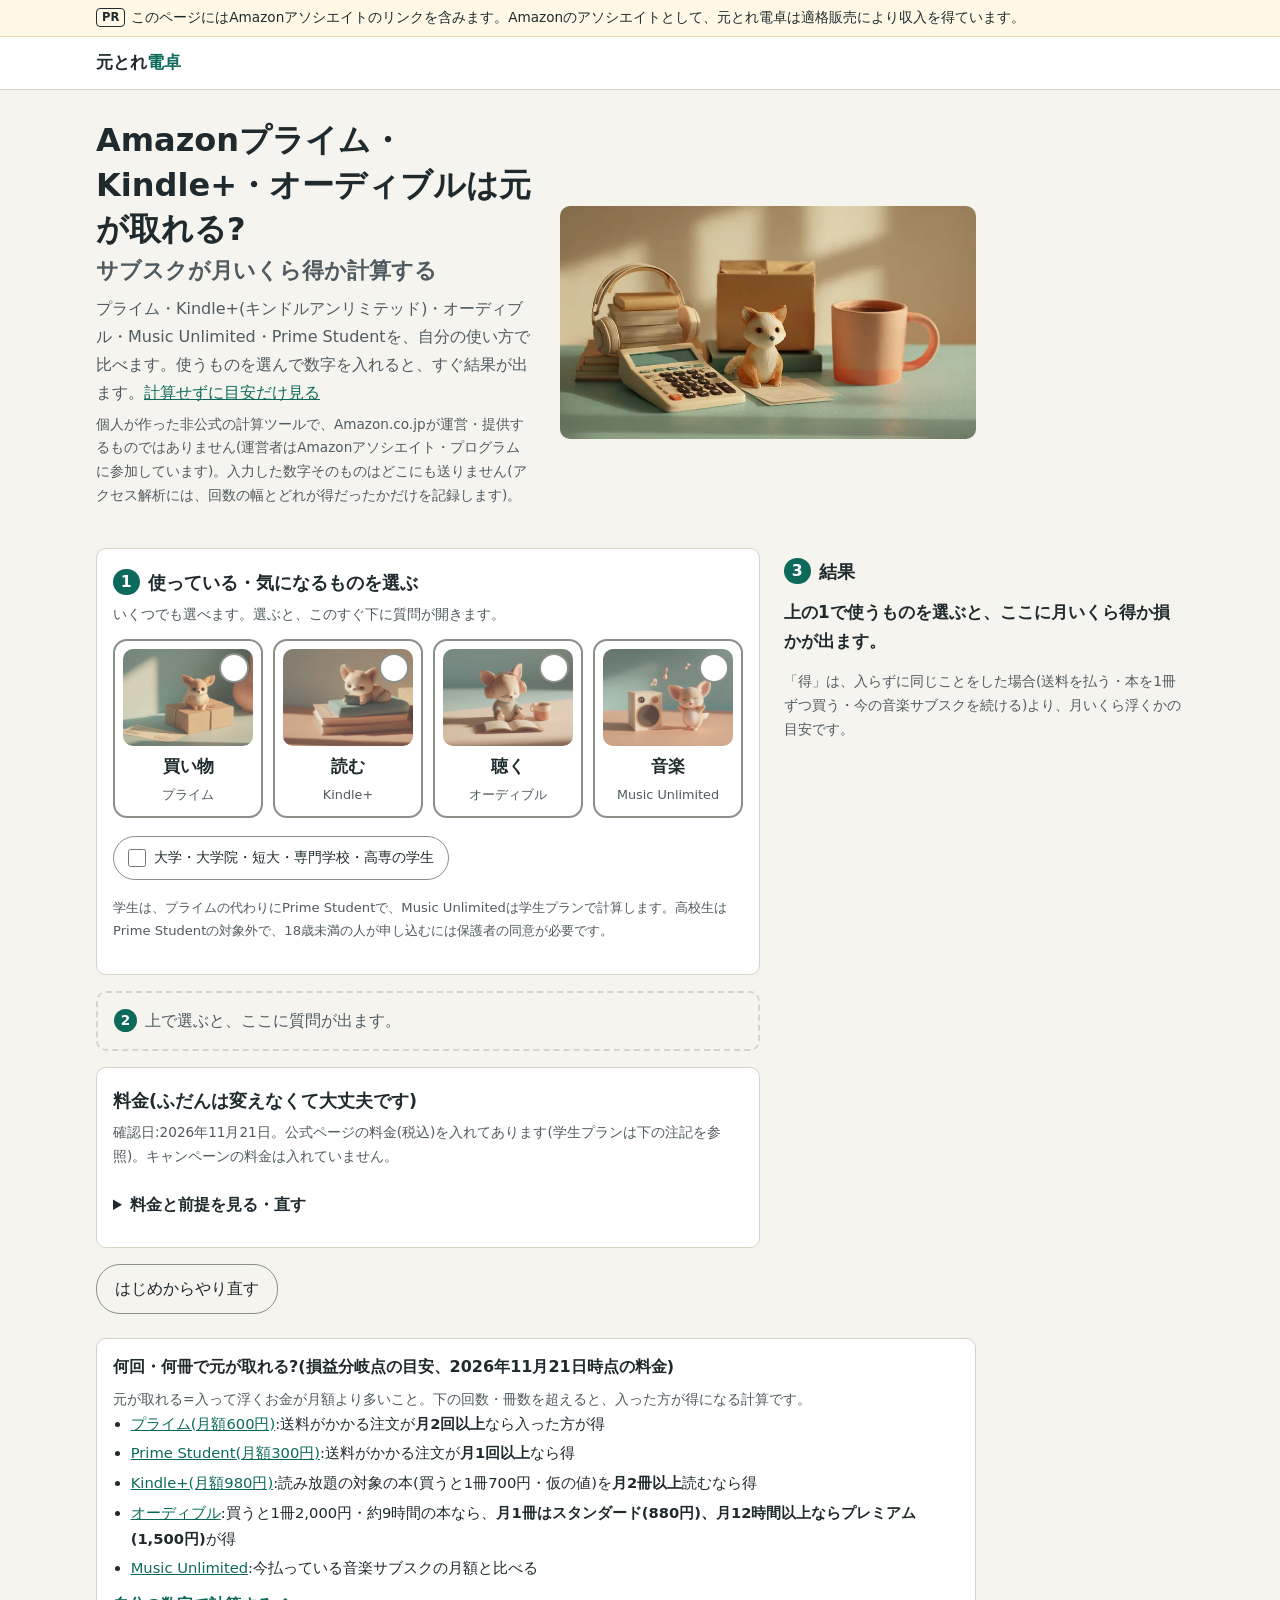
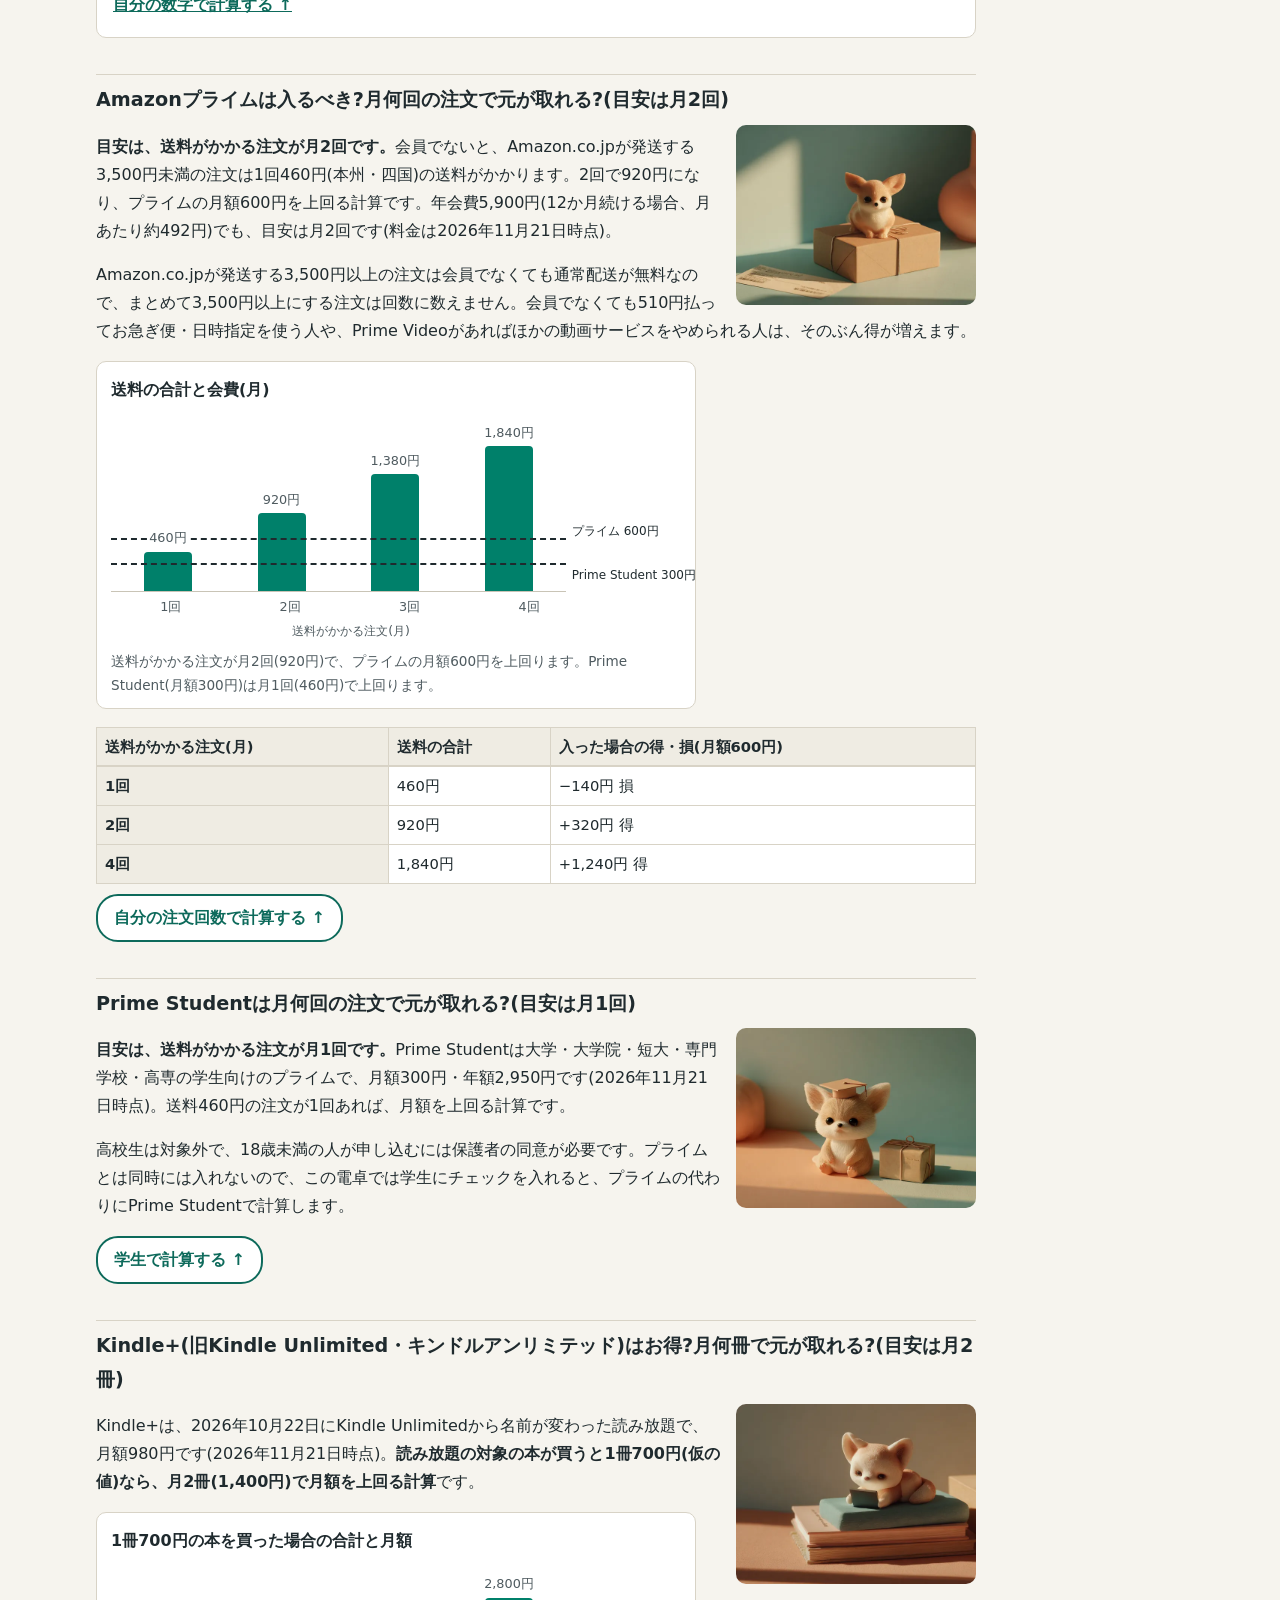
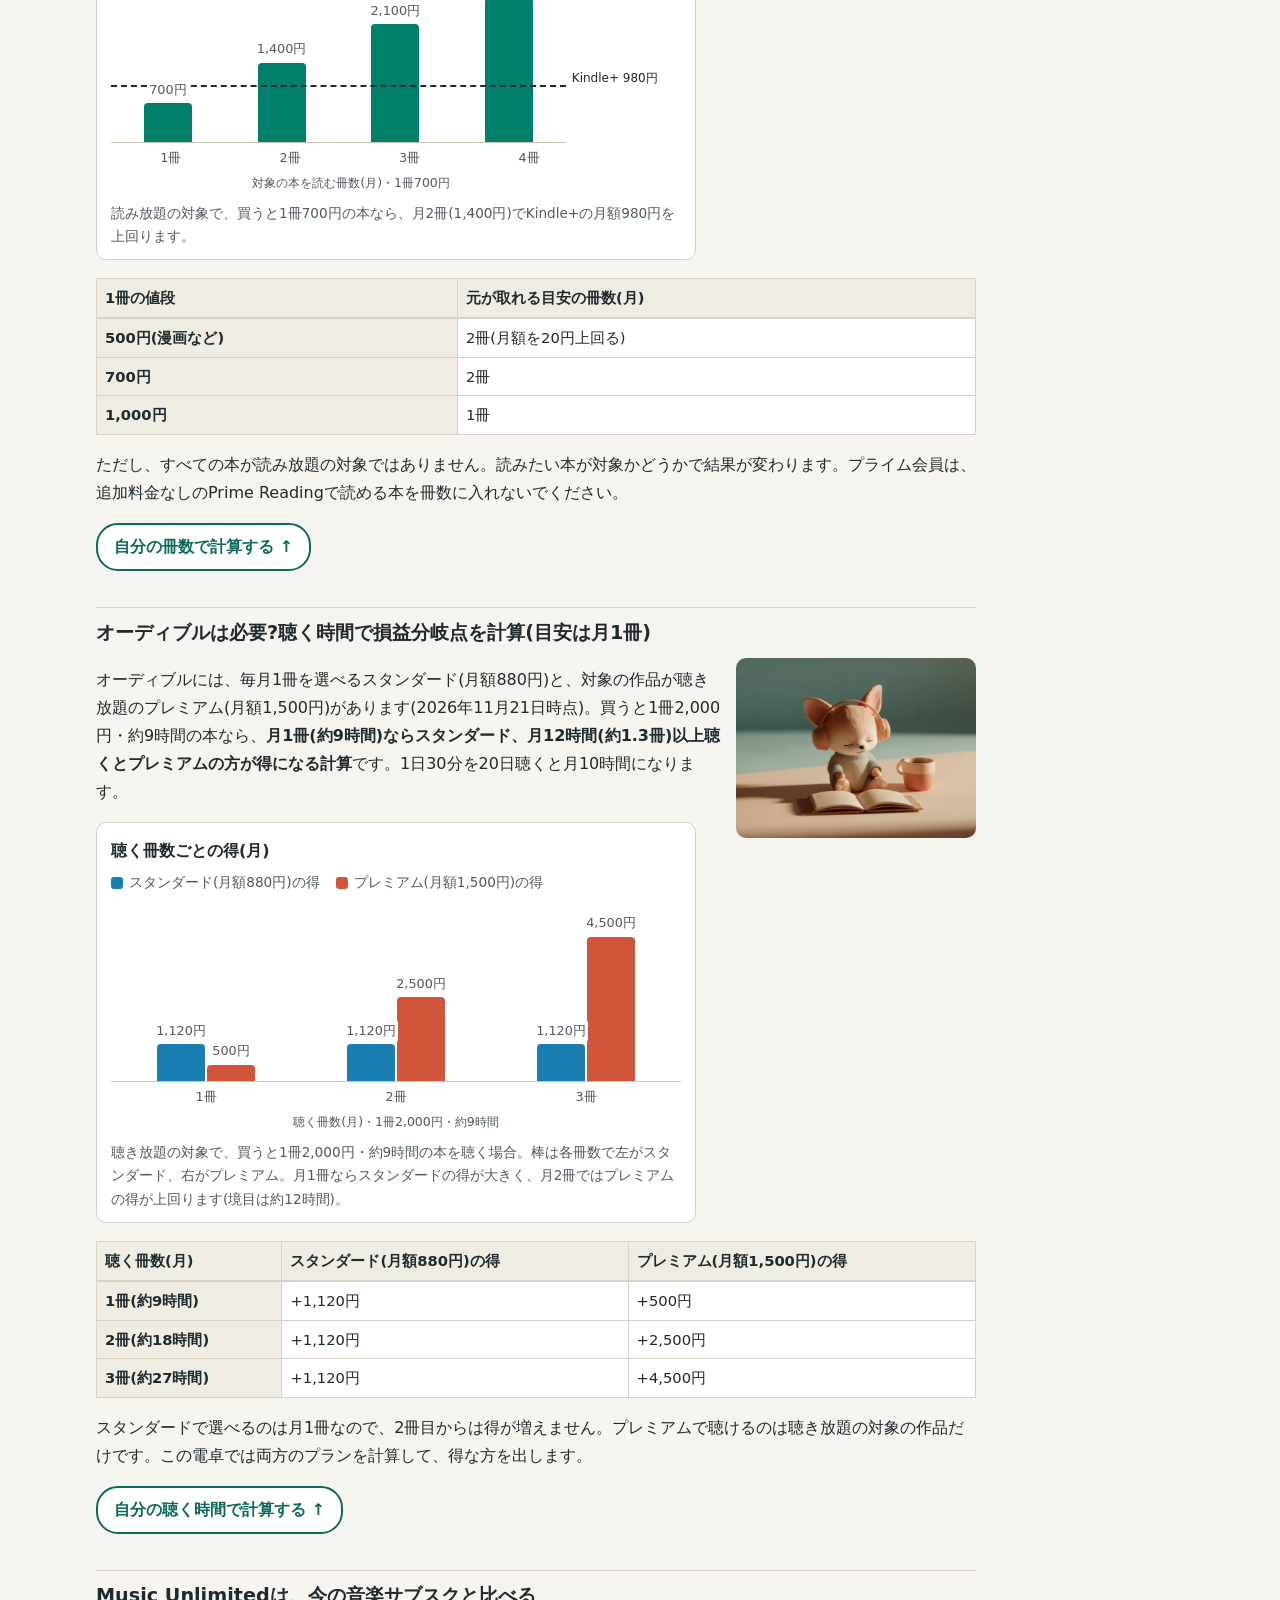
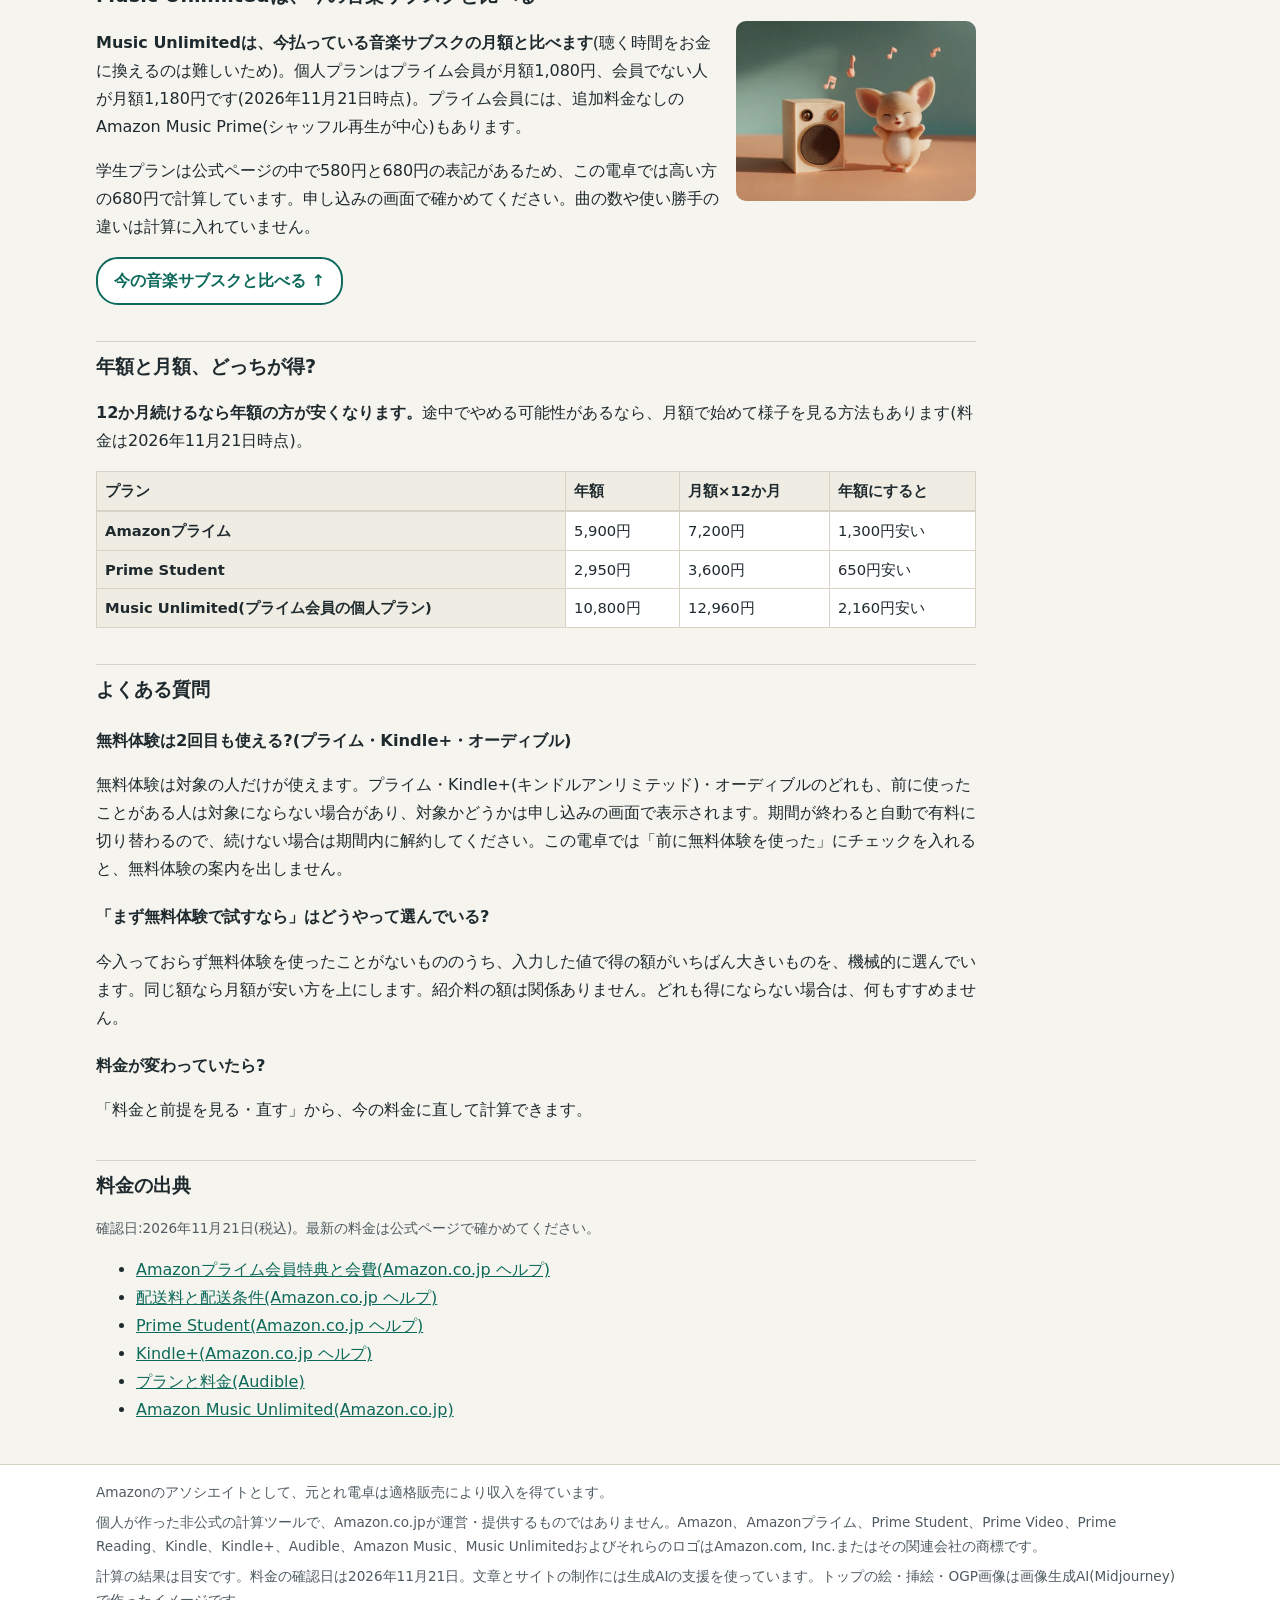
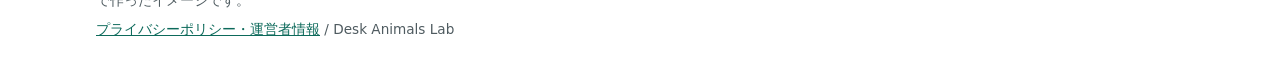
<file: index.html>
<!DOCTYPE html>
<html lang="ja">
<head>
<meta charset="UTF-8">
<meta name="viewport" content="width=device-width, initial-scale=1.0">
<title>Amazonプライムは入るべき?キンドルアンリミテッド・オーディブルの損益分岐点を計算|元とれ電卓</title>
<meta name="description" content="Amazonプライムは入るべきか、Kindle+(キンドルアンリミテッド)やオーディブルはお得か。注文回数・読む冊数・聴く時間を入れると、5つのサブスクが月いくら得か損かを計算します。損益分岐点つき。個人が作った非公式ツールです。">
<link rel="canonical" href="https://deskanimals114510-ai.github.io/mototore-dentaku/">
<meta property="og:type" content="website">
<meta property="og:site_name" content="元とれ電卓">
<meta property="og:title" content="元とれ電卓|Amazonのサブスクは月いくら得か計算">
<meta property="og:description" content="注文回数・読む冊数・聴く時間を入れると、プライム・Kindle+・オーディブル・Music Unlimited・Prime Studentが月いくら得か損かを計算します。個人が作った非公式ツールです。">
<meta property="og:url" content="https://deskanimals114510-ai.github.io/mototore-dentaku/">
<meta property="og:image" content="https://deskanimals114510-ai.github.io/mototore-dentaku/og-image.jpg">
<meta property="og:image:width" content="1200">
<meta property="og:image:height" content="630">
<meta property="og:image:alt" content="元とれ電卓:サブスクが月いくら得か損かを計算">
<meta property="og:locale" content="ja_JP">
<meta name="twitter:card" content="summary_large_image">
<meta name="theme-color" content="#0d6a5b">
<link rel="icon" href="data:image/svg+xml,<svg xmlns=%22http://www.w3.org/2000/svg%22 viewBox=%220 0 100 100%22><rect width=%22100%22 height=%22100%22 rx=%2218%22 fill=%22%230d6a5b%22/><rect x=%2224%22 y=%2218%22 width=%2252%22 height=%2264%22 rx=%226%22 fill=%22%23ffffff%22/><rect x=%2232%22 y=%2226%22 width=%2236%22 height=%2214%22 rx=%222%22 fill=%22%230d6a5b%22/><circle cx=%2238%22 cy=%2254%22 r=%225%22 fill=%22%230d6a5b%22/><circle cx=%2250%22 cy=%2254%22 r=%225%22 fill=%22%230d6a5b%22/><circle cx=%2262%22 cy=%2254%22 r=%225%22 fill=%22%230d6a5b%22/><circle cx=%2238%22 cy=%2270%22 r=%225%22 fill=%22%230d6a5b%22/><circle cx=%2250%22 cy=%2270%22 r=%225%22 fill=%22%230d6a5b%22/><circle cx=%2262%22 cy=%2270%22 r=%225%22 fill=%22%230d6a5b%22/></svg>">
<link rel="stylesheet" href="style.css">
<script defer src="analytics.js"></script>
<script defer src="app.js"></script>
<script defer src="charts.js"></script>
<script type="application/ld+json">{"@context":"https://schema.org","@graph":[{"@type":"WebApplication","name":"元とれ電卓","url":"https://deskanimals114510-ai.github.io/mototore-dentaku/","applicationCategory":"FinanceApplication","operatingSystem":"Any","inLanguage":"ja","isAccessibleForFree":true,"offers":{"@type":"Offer","price":"0","priceCurrency":"JPY"},"description":"注文回数・読む冊数・聴く時間を入れると、Amazonの5つのサブスクが月いくら得か損かを計算する非公式ツール。","image":"https://deskanimals114510-ai.github.io/mototore-dentaku/og-image.jpg","datePublished":"2026-11-21","dateModified":"2026-11-21","publisher":{"@type":"Organization","name":"Desk Animals Lab"}},{"@type":"FAQPage","mainEntity":[{"@type":"Question","name":"Amazonプライムは入るべき?月何回の注文で元が取れる?","acceptedAnswer":{"@type":"Answer","text":"会員でない人は、Amazon.co.jpが発送する3,500円未満の注文に送料460円(本州・四国)がかかります。月額600円なら、送料がかかる注文が月2回(送料920円)あれば、送料だけで会費を上回る計算です。3,500円以上にまとめられる注文は数えません。料金は2026年11月21日時点です。"}},{"@type":"Question","name":"Kindle+(キンドルアンリミテッド)はお得?月何冊で元が取れる?","acceptedAnswer":{"@type":"Answer","text":"月額980円です。読み放題の対象の本が買うと1冊700円なら、月2冊(1,400円)で月額を上回る計算です。読みたい本が対象かどうかで変わります。料金は2026年11月21日時点です。"}},{"@type":"Question","name":"オーディブルは必要?聴く時間で損益分岐点を計算すると?","acceptedAnswer":{"@type":"Answer","text":"毎月1冊を選べるスタンダードは月額880円、聴き放題のプレミアムは月額1,500円です。買うと1冊2,000円・約9時間の本なら、月1冊ならスタンダード、月12時間(約1.3冊)以上聴くとプレミアムの方が得になる計算です。料金は2026年11月21日時点です。"}},{"@type":"Question","name":"無料体験は2回目も使える?(プライム・Kindle+・オーディブル)","acceptedAnswer":{"@type":"Answer","text":"無料体験は対象の人だけが使えます。プライム・Kindle+(キンドルアンリミテッド)・オーディブルのどれも、前に使ったことがある人は対象にならない場合があり、対象かどうかは申し込みの画面で表示されます。期間が終わると自動で有料に切り替わるので、続けない場合は期間内に解約してください。"}}]}]}</script>
</head>
<body>
<a class="skip-link" href="#main">本文へ移動</a>
<div class="pr-bar">
  <div class="wrap">
    <p><span class="pr-tag">PR</span>このページにはAmazonアソシエイトのリンクを含みます。Amazonのアソシエイトとして、元とれ電卓は適格販売により収入を得ています。</p>
  </div>
</div>
<header class="site-header">
  <div class="wrap">
    <a class="site-name" href="./">元とれ<span>電卓</span></a>
  </div>
</header>
<main id="main">
<div class="wrap">
  <div class="intro">
  <div class="intro-text">
  <h1>Amazonプライム・Kindle+・オーディブルは元が取れる?<br><span class="h1-sub">サブスクが月いくら得か計算する</span></h1>
  <p class="lead">プライム・Kindle+(キンドルアンリミテッド)・オーディブル・Music Unlimited・Prime Studentを、自分の使い方で比べます。使うものを選んで数字を入れると、すぐ結果が出ます。<a href="#qa-h">計算せずに目安だけ見る</a></p>
  <p class="unofficial">個人が作った非公式の計算ツールで、Amazon.co.jpが運営・提供するものではありません(運営者はAmazonアソシエイト・プログラムに参加しています)。入力した数字そのものはどこにも送りません(アクセス解析には、回数の幅とどれが得だったかだけを記録します)。</p>

  </div>
  <figure class="hero-art">
    <img src="img/hero.webp" srcset="img/hero-800.webp 800w, img/hero.webp 1200w" sizes="(min-width: 720px) 400px, calc(100vw - 32px)" width="1200" height="672" alt="電卓・小包・本・ヘッドホン・マグカップが並ぶ机に、小さなフェネックの人形が座っている" fetchpriority="high">
  </figure>
  </div>


  <div class="calc-layout">
  <form id="calc" novalidate>
    <section class="panel step-panel" aria-labelledby="q-pick">
      <h2 id="q-pick"><span class="step-no" aria-hidden="true">1</span>使っている・気になるものを選ぶ</h2>
      <p class="hint" id="pick-hint">いくつでも選べます。選ぶと、このすぐ下に質問が開きます。</p>
      <div class="tiles" role="group" aria-labelledby="q-pick">
        <label class="tile"><input type="checkbox" id="use-shop" aria-label="買い物(プライム)" aria-describedby="pick-hint" data-sec="sec-shop"><img src="img/prime.webp" width="640" height="480" alt=""><span class="tile-name">買い物</span><span class="tile-sub">プライム</span></label>
        <label class="tile"><input type="checkbox" id="use-read" aria-label="読む(Kindle+)" aria-describedby="pick-hint" data-sec="sec-read"><img src="img/kindle.webp" width="640" height="480" alt=""><span class="tile-name">読む</span><span class="tile-sub">Kindle+</span></label>
        <label class="tile"><input type="checkbox" id="use-listen" aria-label="聴く(オーディブル)" aria-describedby="pick-hint" data-sec="sec-listen"><img src="img/audible.webp" width="640" height="480" alt=""><span class="tile-name">聴く</span><span class="tile-sub">オーディブル</span></label>
        <label class="tile"><input type="checkbox" id="use-music" aria-label="音楽(Music Unlimited)" aria-describedby="pick-hint" data-sec="sec-music"><img src="img/music.webp" width="640" height="480" alt=""><span class="tile-name">音楽</span><span class="tile-sub">Music Unlimited</span></label>
      </div>
      <label class="chip"><input type="checkbox" id="is-student" aria-describedby="is-student-note"><span>大学・大学院・短大・専門学校・高専の学生</span></label>
      <p class="note" id="is-student-note">学生は、プライムの代わりにPrime Studentで、Music Unlimitedは学生プランで計算します。高校生はPrime Studentの対象外で、18歳未満の人が申し込むには保護者の同意が必要です。</p>
    </section>

    <p class="step-guide" id="step-guide"><span class="step-no" aria-hidden="true">2</span><span id="step-guide-text">上で選ぶと、ここに質問が出ます。</span></p>

    <section class="panel q-panel" id="sec-shop" aria-labelledby="q-shop" hidden>
      <h2 id="q-shop"><img src="img/prime.webp" width="640" height="480" alt="" class="q-icon"><span>買い物(<span data-student="not">プライム</span><span data-student="only" hidden>Prime Student</span>)</span></h2>
      <div class="field">
        <label for="small-orders" data-name="送料がかかる注文の回数">送料がかかる注文(1回3,500円未満)は、月に何回?</label>
        <span class="note" id="small-orders-note">Amazon.co.jpが発送する3,500円未満の注文は、会員でないと1回460円(本州・四国)の送料がかかります。ほかの物と合わせて3,500円以上にできる注文や、会員になってから増える注文は数えません。</span>
        <div class="stepper"><button type="button" class="step" data-target="small-orders" data-step="-1" aria-label="注文の回数を1減らす">−</button><input type="number" id="small-orders" inputmode="numeric" min="0" step="1" value="0" aria-describedby="small-orders-note"><button type="button" class="step" data-target="small-orders" data-step="1" aria-label="注文の回数を1増やす">+</button><span class="unit">回</span></div>
      </div>
      <details class="more">
        <summary>お急ぎ便・Prime Videoも入れる(任意)</summary>
        <div class="field">
          <label for="rush-orders" data-name="お急ぎ便の回数">3,500円以上の注文で、会員でなくても510円払ってお急ぎ便・日時指定を使う回数は?</label>
          <span class="note" id="rush-orders-note">3,500円未満の急ぎの注文は、上の回数に数えてください。</span>
          <div class="stepper"><button type="button" class="step" data-target="rush-orders" data-step="-1" aria-label="お急ぎ便の回数を1減らす">−</button><input type="number" id="rush-orders" inputmode="numeric" min="0" step="1" value="0" aria-describedby="rush-orders-note"><button type="button" class="step" data-target="rush-orders" data-step="1" aria-label="お急ぎ便の回数を1増やす">+</button><span class="unit">回</span></div>
        </div>
        <div class="field">
          <label for="video-value" data-name="やめられる動画サービスの月額">Prime Videoがあればやめられる、ほかの動画サービスの月額は?</label>
          <span class="note" id="video-value-note">やめられるものがなければ0円。Prime Videoは広告が入る場合があります。</span>
          <div class="input-row"><input type="number" id="video-value" inputmode="numeric" min="0" step="10" value="0" aria-describedby="video-value-note"><span class="unit">円</span></div>
        </div>
      </details>
      <p class="note status-note">今入っている・前に無料体験を使った場合は、計算はそのままで、無料体験の案内だけ出しません。</p>
      <div class="status-chips" role="group" aria-label="プライムの今の状態">
        <label class="chip"><input type="checkbox" id="have-prime"><span>プライムに今入っている</span></label>
        <label class="chip" data-student="not"><input type="checkbox" id="tried-prime"><span>前に無料体験を使った</span></label>
        <label class="chip" data-student="only" hidden><input type="checkbox" id="have-student"><span>Prime Studentに今入っている</span></label>
        <label class="chip" data-student="only" hidden><input type="checkbox" id="tried-student"><span>前に無料体験を使った(Prime Student)</span></label>
      </div>
    </section>

    <section class="panel q-panel" id="sec-read" aria-labelledby="q-read" hidden>
      <h2 id="q-read"><img src="img/kindle.webp" width="640" height="480" alt="" class="q-icon">読む(Kindle+)</h2>
      <div class="field">
        <label for="ku-books" data-name="Kindle+の冊数">Kindle+がなければお金を出して買う本(読み放題の対象)は、月に何冊?</label>
        <span class="note" id="ku-books-note">なくても買わない本や、プライム会員がPrime Readingで読める本は数えないでください。</span>
        <div class="stepper"><button type="button" class="step" data-target="ku-books" data-step="-1" aria-label="冊数を1減らす">−</button><input type="number" id="ku-books" inputmode="numeric" min="0" step="1" value="0" aria-describedby="ku-books-note"><button type="button" class="step" data-target="ku-books" data-step="1" aria-label="冊数を1増やす">+</button><span class="unit">冊</span></div>
      </div>
      <div class="field">
        <label for="ku-price" data-name="1冊の値段">買うと1冊いくら?</label>
        <span class="note" id="ku-price-note">最初は700円にしてあります。読みたい本のKindle版の値段に変えてください(漫画は500円前後が多い)。</span>
        <div class="input-row"><input type="number" id="ku-price" inputmode="numeric" min="0" step="10" value="700" aria-describedby="ku-price-note"><span class="unit">円</span></div>
      </div>
      <div class="status-chips" role="group" aria-label="Kindle+の今の状態">
        <label class="chip"><input type="checkbox" id="have-kindle"><span>Kindle+に今入っている</span></label>
        <label class="chip"><input type="checkbox" id="tried-kindle"><span>前に無料体験を使った</span></label>
      </div>
    </section>

    <section class="panel q-panel" id="sec-listen" aria-labelledby="q-listen" hidden>
      <h2 id="q-listen"><img src="img/audible.webp" width="640" height="480" alt="" class="q-icon">聴く(オーディブル)</h2>
      <div class="field">
        <label for="aud-hours" data-name="聴く時間">オーディブルがなければ買って聴く本を、月に何時間聴く?</label>
        <span class="note" id="aud-hours-note">1日30分×20日=10時間。買ってまで聴かない本の時間は入れないでください。</span>
        <div class="stepper"><button type="button" class="step" data-target="aud-hours" data-step="-5" aria-label="聴く時間を5時間減らす">−5</button><input type="number" id="aud-hours" inputmode="numeric" min="0" step="1" value="0" aria-describedby="aud-hours-note"><button type="button" class="step" data-target="aud-hours" data-step="5" aria-label="聴く時間を5時間増やす">+5</button><span class="unit">時間</span></div>
      </div>
      <details class="more">
        <summary>1冊の長さと値段を変える(任意)</summary>
        <div class="field">
          <label for="aud-book-hours" data-name="1冊の時間">1冊を何時間で聴き終える?</label>
          <span class="note" id="aud-book-hours-note">最初は9時間にしてあります。本によって数時間〜十数時間です。</span>
          <div class="input-row"><input type="number" id="aud-book-hours" inputmode="decimal" min="1" step="1" value="9" aria-describedby="aud-book-hours-note"><span class="unit">時間</span></div>
        </div>
        <div class="field">
          <label for="aud-price" data-name="1冊の値段">聴きたい本を1冊ずつ買うと、いくら?</label>
          <span class="note" id="aud-price-note">最初は2,000円にしてあります。聴きたい本の値段に変えてください。</span>
          <div class="input-row"><input type="number" id="aud-price" inputmode="numeric" min="0" step="10" value="2000" aria-describedby="aud-price-note"><span class="unit">円</span></div>
        </div>
      </details>
      <div class="status-chips" role="group" aria-label="オーディブルの今の状態">
        <label class="chip"><input type="checkbox" id="have-audible"><span>オーディブルに今入っている</span></label>
        <label class="chip"><input type="checkbox" id="tried-audible"><span>前に無料体験を使った</span></label>
      </div>
    </section>

    <section class="panel q-panel" id="sec-music" aria-labelledby="q-music" hidden>
      <h2 id="q-music"><img src="img/music.webp" width="640" height="480" alt="" class="q-icon">音楽(Music Unlimited)</h2>
      <div class="field">
        <label for="music-now" data-name="今の音楽サブスクの月額">今お金を払っている音楽サブスクは、月いくら?</label>
        <span class="note" id="music-now-note">それをMusic Unlimitedに入れ替える前提で比べます。曲の数や使い勝手の違いは計算に入れていません。</span>
        <div class="input-row"><input type="number" id="music-now" inputmode="numeric" min="0" step="10" value="0" aria-describedby="music-now-note"><span class="unit">円</span></div>
      </div>
      <div class="status-chips" role="group" aria-label="Music Unlimitedの今の状態">
        <label class="chip"><input type="checkbox" id="have-music"><span>Music Unlimitedに今入っている</span></label>
        <label class="chip"><input type="checkbox" id="music-prime"><span>プライムかPrime Studentに今入っている(Music Unlimitedが会員の料金になります)</span></label>
        <label class="chip"><input type="checkbox" id="tried-music"><span>前に無料体験を使った</span></label>
      </div>
    </section>

    <section class="panel" aria-labelledby="q-fee">
      <h2 id="q-fee">料金(ふだんは変えなくて大丈夫です)</h2>
      <p class="hint asof">確認日:2026年11月21日。公式ページの料金(税込)を入れてあります(学生プランは下の注記を参照)。キャンペーンの料金は入れていません。</p>
      <details class="more">
        <summary>料金と前提を見る・直す</summary>
        <div class="fee-grid">
          <div class="field" data-student="not"><label for="fee-prime">プライム 月額</label><div class="input-row"><input type="number" id="fee-prime" inputmode="numeric" min="0" value="600"><span class="unit">円</span></div></div>
          <div class="field" data-student="not"><label for="fee-prime-year">プライム 年額</label><div class="input-row"><input type="number" id="fee-prime-year" inputmode="numeric" min="0" value="5900"><span class="unit">円</span></div></div>
          <div class="field" data-student="only" hidden><label for="fee-student">Prime Student 月額</label><div class="input-row"><input type="number" id="fee-student" inputmode="numeric" min="0" value="300"><span class="unit">円</span></div></div>
          <div class="field"><label for="fee-kindle">Kindle+ 月額</label><div class="input-row"><input type="number" id="fee-kindle" inputmode="numeric" min="0" value="980"><span class="unit">円</span></div></div>
          <div class="field"><label for="fee-aud-s">オーディブル スタンダード(毎月1冊) 月額</label><div class="input-row"><input type="number" id="fee-aud-s" inputmode="numeric" min="0" value="880"><span class="unit">円</span></div></div>
          <div class="field"><label for="fee-aud-p">オーディブル プレミアム(聴き放題) 月額</label><div class="input-row"><input type="number" id="fee-aud-p" inputmode="numeric" min="0" value="1500"><span class="unit">円</span></div></div>
          <div class="field" data-student="not"><label for="fee-music-member">Music Unlimited 個人(プライム会員) 月額</label><div class="input-row"><input type="number" id="fee-music-member" inputmode="numeric" min="0" value="1080"><span class="unit">円</span></div></div>
          <div class="field" data-student="not"><label for="fee-music-non">Music Unlimited 個人(会員でない) 月額</label><div class="input-row"><input type="number" id="fee-music-non" inputmode="numeric" min="0" value="1180"><span class="unit">円</span></div></div>
          <div class="field" data-student="only" hidden><label for="fee-music-student">Music Unlimited 学生プラン 月額</label><span class="note" id="fee-music-student-note">公式ページの中で580円と680円の表記があるため、高い方で計算しています。申し込みの画面で確かめてください</span><div class="input-row"><input type="number" id="fee-music-student" inputmode="numeric" min="0" value="680" aria-describedby="fee-music-student-note"><span class="unit">円</span></div></div>
          <div class="field"><label for="ship-fee">会員でない時の送料(3,500円未満)</label><span class="note" id="ship-fee-note">北海道・九州・沖縄・離島は500円</span><div class="input-row"><input type="number" id="ship-fee" inputmode="numeric" min="0" value="460" aria-describedby="ship-fee-note"><span class="unit">円</span></div></div>
          <div class="field"><label for="rush-extra">会員でない時のお急ぎ便(3,500円以上の注文)</label><span class="note" id="rush-extra-note">北海道・九州・沖縄は550円</span><div class="input-row"><input type="number" id="rush-extra" inputmode="numeric" min="0" value="510" aria-describedby="rush-extra-note"><span class="unit">円</span></div></div>
        </div>
      </details>
    </section>

    <div class="actions">
      <button type="submit" class="btn-calc" id="go-result">結果を見る</button>
      <button type="reset" class="btn-reset">はじめからやり直す</button>
    </div>
  </form>

  <section id="result" aria-labelledby="result-h" tabindex="0">
    <h2 id="result-h"><span class="step-no" aria-hidden="true">3</span>結果</h2>
    <p id="summary" tabindex="-1"></p>
    <p class="small">「得」は、入らずに同じことをした場合(送料を払う・本を1冊ずつ買う・今の音楽サブスクを続ける)より、月いくら浮くかの目安です。</p>
    <p id="adjusted" class="small" hidden></p>
    <div id="top-pick" class="panel" hidden></div>
    <div id="result-chart" aria-hidden="true" hidden></div>
    <p class="also-calc" id="also-calc" hidden>同じように計算できます: <button type="button" class="btn-back" data-use="use-read">読む(Kindle+)</button> <button type="button" class="btn-back" data-use="use-listen">聴く(オーディブル)</button></p>
    <p class="to-detail" id="to-detail" hidden><a href="#detail-h">サービスごとの内訳を見る ↓</a></p>
    <noscript><p>計算にはJavaScriptが必要です。下の「損益分岐点の目安」と表で目安を確かめられます。</p></noscript>
  </section>
  <p class="vh" role="status" id="live-status"></p>
  </div>

  <section id="result-detail" aria-labelledby="detail-h" hidden>
    <h2 id="detail-h">サービスごとの内訳(得の大きい順)</h2>
    <ul id="cards"></ul>
    <ul class="premise">
      <li>結果は、入力した値と上の料金をもとにした目安で、得を約束するものではありません。</li>
      <li>入らなければ買わない本・聴かない本を数えると、得が実際より大きく出ます。読み放題・聴き放題の本はやめると読めなく・聴けなくなりますが、この計算では買った場合と同じ値段で数えています。</li>
      <li>Prime Video・Amazon Music Prime・Prime Readingなど、入力していない特典の価値は計算に入っていません。</li>
      <li>無料体験は対象の人だけが使えます(前に使った人は対象外の場合があります)。期間や条件は申し込みの画面で確かめてください。期間が終わると自動で有料に切り替わるので、続けない場合は期間内に解約してください。</li>
      <li>Music Unlimitedは、プライムかPrime Studentに今入っている場合は会員の料金で計算しています。</li>
    </ul>
  </section>

  <div class="sticky-result" id="sticky-result" hidden><a href="#result" id="sticky-link"><span id="sticky-text"></span><span class="sticky-go">結果へ ↓</span></a></div>

  <section class="quick-answers" aria-labelledby="qa-h">
    <h2 id="qa-h">何回・何冊で元が取れる?(損益分岐点の目安、2026年11月21日時点の料金)</h2>
    <p class="small">元が取れる=入って浮くお金が月額より多いこと。下の回数・冊数を超えると、入った方が得になる計算です。</p>
    <ul>
      <li><a href="#prime">プライム(月額600円)</a>:送料がかかる注文が<b>月2回以上</b>なら入った方が得</li>
      <li><a href="#student">Prime Student(月額300円)</a>:送料がかかる注文が<b>月1回以上</b>なら得</li>
      <li><a href="#kindle">Kindle+(月額980円)</a>:読み放題の対象の本(買うと1冊700円・仮の値)を<b>月2冊以上</b>読むなら得</li>
      <li><a href="#audible">オーディブル</a>:買うと1冊2,000円・約9時間の本なら、<b>月1冊はスタンダード(880円)、月12時間以上ならプレミアム(1,500円)</b>が得</li>
      <li><a href="#music">Music Unlimited</a>:今払っている音楽サブスクの月額と比べる</li>
    </ul>
    <p class="calc-back"><a href="#q-pick">自分の数字で計算する ↑</a></p>
  </section>

  <div class="content">
    <h2 id="prime">Amazonプライムは入るべき?月何回の注文で元が取れる?(目安は月2回)</h2>
    <figure class="spot"><img src="img/prime.webp" width="640" height="480" alt="" loading="lazy" decoding="async"></figure>
    <p><strong>目安は、送料がかかる注文が月2回です。</strong>会員でないと、Amazon.co.jpが発送する3,500円未満の注文は1回460円(本州・四国)の送料がかかります。2回で920円になり、プライムの月額600円を上回る計算です。年会費5,900円(12か月続ける場合、月あたり約492円)でも、目安は月2回です(料金は2026年11月21日時点)。</p>
    <p>Amazon.co.jpが発送する3,500円以上の注文は会員でなくても通常配送が無料なので、まとめて3,500円以上にする注文は回数に数えません。会員でなくても510円払ってお急ぎ便・日時指定を使う人や、Prime Videoがあればほかの動画サービスをやめられる人は、そのぶん得が増えます。</p>
    <figure class="chart" data-chart="prime">
      <p class="chart-title">送料の合計と会費(月)</p>
      <figcaption>送料がかかる注文が月2回(920円)で、プライムの月額600円を上回ります。Prime Student(月額300円)は月1回(460円)で上回ります。</figcaption>
    </figure>
    <div class="table-scroll" tabindex="0" role="region" aria-label="プライムの損益分岐点の表"><table>
      <caption class="vh">プライムの損益分岐点</caption>
      <thead><tr><th scope="col">送料がかかる注文(月)</th><th scope="col">送料の合計</th><th scope="col">入った場合の得・損(月額600円)</th></tr></thead>
      <tbody><tr><th scope="row">1回</th><td>460円</td><td>−140円 損</td></tr><tr><th scope="row">2回</th><td>920円</td><td>+320円 得</td></tr><tr><th scope="row">4回</th><td>1,840円</td><td>+1,240円 得</td></tr></tbody>
    </table></div>
    <p class="calc-back"><button type="button" class="btn-back" data-use="use-shop">自分の注文回数で計算する ↑</button></p>

    <h2 id="student">Prime Studentは月何回の注文で元が取れる?(目安は月1回)</h2>
    <figure class="spot"><img src="img/student.webp" width="640" height="480" alt="" loading="lazy" decoding="async"></figure>
    <p><strong>目安は、送料がかかる注文が月1回です。</strong>Prime Studentは大学・大学院・短大・専門学校・高専の学生向けのプライムで、月額300円・年額2,950円です(2026年11月21日時点)。送料460円の注文が1回あれば、月額を上回る計算です。</p>
    <p>高校生は対象外で、18歳未満の人が申し込むには保護者の同意が必要です。プライムとは同時には入れないので、この電卓では学生にチェックを入れると、プライムの代わりにPrime Studentで計算します。</p>
    <p class="calc-back"><button type="button" class="btn-back" data-use="use-shop" data-student="1">学生で計算する ↑</button></p>

    <h2 id="kindle">Kindle+(旧Kindle Unlimited・キンドルアンリミテッド)はお得?月何冊で元が取れる?(目安は月2冊)</h2>
    <figure class="spot"><img src="img/kindle.webp" width="640" height="480" alt="" loading="lazy" decoding="async"></figure>
    <p>Kindle+は、2026年10月22日にKindle Unlimitedから名前が変わった読み放題で、月額980円です(2026年11月21日時点)。<strong>読み放題の対象の本が買うと1冊700円(仮の値)なら、月2冊(1,400円)で月額を上回る計算</strong>です。</p>
    <figure class="chart" data-chart="kindle">
      <p class="chart-title">1冊700円の本を買った場合の合計と月額</p>
      <figcaption>読み放題の対象で、買うと1冊700円の本なら、月2冊(1,400円)でKindle+の月額980円を上回ります。</figcaption>
    </figure>
    <div class="table-scroll" tabindex="0" role="region" aria-label="Kindle+の損益分岐点の表"><table>
      <caption class="vh">Kindle+の損益分岐点</caption>
      <thead><tr><th scope="col">1冊の値段</th><th scope="col">元が取れる目安の冊数(月)</th></tr></thead>
      <tbody><tr><th scope="row">500円(漫画など)</th><td>2冊(月額を20円上回る)</td></tr><tr><th scope="row">700円</th><td>2冊</td></tr><tr><th scope="row">1,000円</th><td>1冊</td></tr></tbody>
    </table></div>
    <p>ただし、すべての本が読み放題の対象ではありません。読みたい本が対象かどうかで結果が変わります。プライム会員は、追加料金なしのPrime Readingで読める本を冊数に入れないでください。</p>
    <p class="calc-back"><button type="button" class="btn-back" data-use="use-read">自分の冊数で計算する ↑</button></p>

    <h2 id="audible">オーディブルは必要?聴く時間で損益分岐点を計算(目安は月1冊)</h2>
    <figure class="spot"><img src="img/audible.webp" width="640" height="480" alt="" loading="lazy" decoding="async"></figure>
    <p>オーディブルには、毎月1冊を選べるスタンダード(月額880円)と、対象の作品が聴き放題のプレミアム(月額1,500円)があります(2026年11月21日時点)。買うと1冊2,000円・約9時間の本なら、<strong>月1冊(約9時間)ならスタンダード、月12時間(約1.3冊)以上聴くとプレミアムの方が得になる計算</strong>です。1日30分を20日聴くと月10時間になります。</p>
    <figure class="chart" data-chart="audible">
      <p class="chart-title">聴く冊数ごとの得(月)</p>
      <figcaption>聴き放題の対象で、買うと1冊2,000円・約9時間の本を聴く場合。棒は各冊数で左がスタンダード、右がプレミアム。月1冊ならスタンダードの得が大きく、月2冊ではプレミアムの得が上回ります(境目は約12時間)。</figcaption>
    </figure>
    <div class="table-scroll" tabindex="0" role="region" aria-label="オーディブルのプラン別の得の表"><table>
      <caption class="vh">オーディブルのプラン別の得(月)</caption>
      <thead><tr><th scope="col">聴く冊数(月)</th><th scope="col">スタンダード(月額880円)の得</th><th scope="col">プレミアム(月額1,500円)の得</th></tr></thead>
      <tbody><tr><th scope="row">1冊(約9時間)</th><td>+1,120円</td><td>+500円</td></tr><tr><th scope="row">2冊(約18時間)</th><td>+1,120円</td><td>+2,500円</td></tr><tr><th scope="row">3冊(約27時間)</th><td>+1,120円</td><td>+4,500円</td></tr></tbody>
    </table></div>
    <p>スタンダードで選べるのは月1冊なので、2冊目からは得が増えません。プレミアムで聴けるのは聴き放題の対象の作品だけです。この電卓では両方のプランを計算して、得な方を出します。</p>
    <p class="calc-back"><button type="button" class="btn-back" data-use="use-listen">自分の聴く時間で計算する ↑</button></p>

    <h2 id="music">Music Unlimitedは、今の音楽サブスクと比べる</h2>
    <figure class="spot"><img src="img/music.webp" width="640" height="480" alt="" loading="lazy" decoding="async"></figure>
    <p><strong>Music Unlimitedは、今払っている音楽サブスクの月額と比べます</strong>(聴く時間をお金に換えるのは難しいため)。個人プランはプライム会員が月額1,080円、会員でない人が月額1,180円です(2026年11月21日時点)。プライム会員には、追加料金なしのAmazon Music Prime(シャッフル再生が中心)もあります。</p>
    <p>学生プランは公式ページの中で580円と680円の表記があるため、この電卓では高い方の680円で計算しています。申し込みの画面で確かめてください。曲の数や使い勝手の違いは計算に入れていません。</p>
    <p class="calc-back"><button type="button" class="btn-back" data-use="use-music">今の音楽サブスクと比べる ↑</button></p>

    <h2 id="yearly">年額と月額、どっちが得?</h2>
    <p><strong>12か月続けるなら年額の方が安くなります。</strong>途中でやめる可能性があるなら、月額で始めて様子を見る方法もあります(料金は2026年11月21日時点)。</p>
    <div class="table-scroll" tabindex="0" role="region" aria-label="年額と月額の比較の表"><table>
      <caption class="vh">年額と月額の比較</caption>
      <thead><tr><th scope="col">プラン</th><th scope="col">年額</th><th scope="col">月額×12か月</th><th scope="col">年額にすると</th></tr></thead>
      <tbody><tr><th scope="row">Amazonプライム</th><td>5,900円</td><td>7,200円</td><td>1,300円安い</td></tr><tr><th scope="row">Prime Student</th><td>2,950円</td><td>3,600円</td><td>650円安い</td></tr><tr><th scope="row">Music Unlimited(プライム会員の個人プラン)</th><td>10,800円</td><td>12,960円</td><td>2,160円安い</td></tr></tbody>
    </table></div>

    <h2 id="faq">よくある質問</h2>
    <h3>無料体験は2回目も使える?(プライム・Kindle+・オーディブル)</h3>
    <p>無料体験は対象の人だけが使えます。プライム・Kindle+(キンドルアンリミテッド)・オーディブルのどれも、前に使ったことがある人は対象にならない場合があり、対象かどうかは申し込みの画面で表示されます。期間が終わると自動で有料に切り替わるので、続けない場合は期間内に解約してください。この電卓では「前に無料体験を使った」にチェックを入れると、無料体験の案内を出しません。</p>
    <h3>「まず無料体験で試すなら」はどうやって選んでいる?</h3>
    <p>今入っておらず無料体験を使ったことがないもののうち、入力した値で得の額がいちばん大きいものを、機械的に選んでいます。同じ額なら月額が安い方を上にします。紹介料の額は関係ありません。どれも得にならない場合は、何もすすめません。</p>
    <h3>料金が変わっていたら?</h3>
    <p>「料金と前提を見る・直す」から、今の料金に直して計算できます。</p>

    <h2 id="sources">料金の出典</h2>
    <p class="asof">確認日:2026年11月21日(税込)。最新の料金は公式ページで確かめてください。</p>
    <ul>
      <li><a href="https://www.amazon.co.jp/gp/help/customer/display.html?nodeId=G6LDPN7YJHYKH2J6" target="_blank" rel="noopener">Amazonプライム会員特典と会費(Amazon.co.jp ヘルプ)<span class="vh">(新しいタブで開きます)</span></a></li>
      <li><a href="https://www.amazon.co.jp/gp/help/customer/display.html?nodeId=201911210" target="_blank" rel="noopener">配送料と配送条件(Amazon.co.jp ヘルプ)<span class="vh">(新しいタブで開きます)</span></a></li>
      <li><a href="https://www.amazon.co.jp/gp/help/customer/display.html?nodeId=GWMNXPTL3482JPHC" target="_blank" rel="noopener">Prime Student(Amazon.co.jp ヘルプ)<span class="vh">(新しいタブで開きます)</span></a></li>
      <li><a href="https://www.amazon.co.jp/gp/help/customer/display.html?nodeId=GTQEND3RFAFNLKU5" target="_blank" rel="noopener">Kindle+(Amazon.co.jp ヘルプ)<span class="vh">(新しいタブで開きます)</span></a></li>
      <li><a href="https://www.audible.co.jp/" target="_blank" rel="noopener">プランと料金(Audible)<span class="vh">(新しいタブで開きます)</span></a></li>
      <li><a href="https://www.amazon.co.jp/music/unlimited" target="_blank" rel="noopener">Amazon Music Unlimited(Amazon.co.jp)<span class="vh">(新しいタブで開きます)</span></a></li>
    </ul>
  </div>
</div>
</main>
<footer class="site-footer">
  <div class="wrap">
    <p>Amazonのアソシエイトとして、元とれ電卓は適格販売により収入を得ています。</p>
    <p>個人が作った非公式の計算ツールで、Amazon.co.jpが運営・提供するものではありません。Amazon、Amazonプライム、Prime Student、Prime Video、Prime Reading、Kindle、Kindle+、Audible、Amazon Music、Music UnlimitedおよびそれらのロゴはAmazon.com, Inc.またはその関連会社の商標です。</p>
    <p>計算の結果は目安です。料金の確認日は2026年11月21日。文章とサイトの制作には生成AIの支援を使っています。トップの絵・挿絵・OGP画像は画像生成AI(Midjourney)で作ったイメージです。</p>
    <p><a href="privacy/">プライバシーポリシー・運営者情報</a> / Desk Animals Lab</p>
  </div>
</footer>
</body>
</html>
</file>
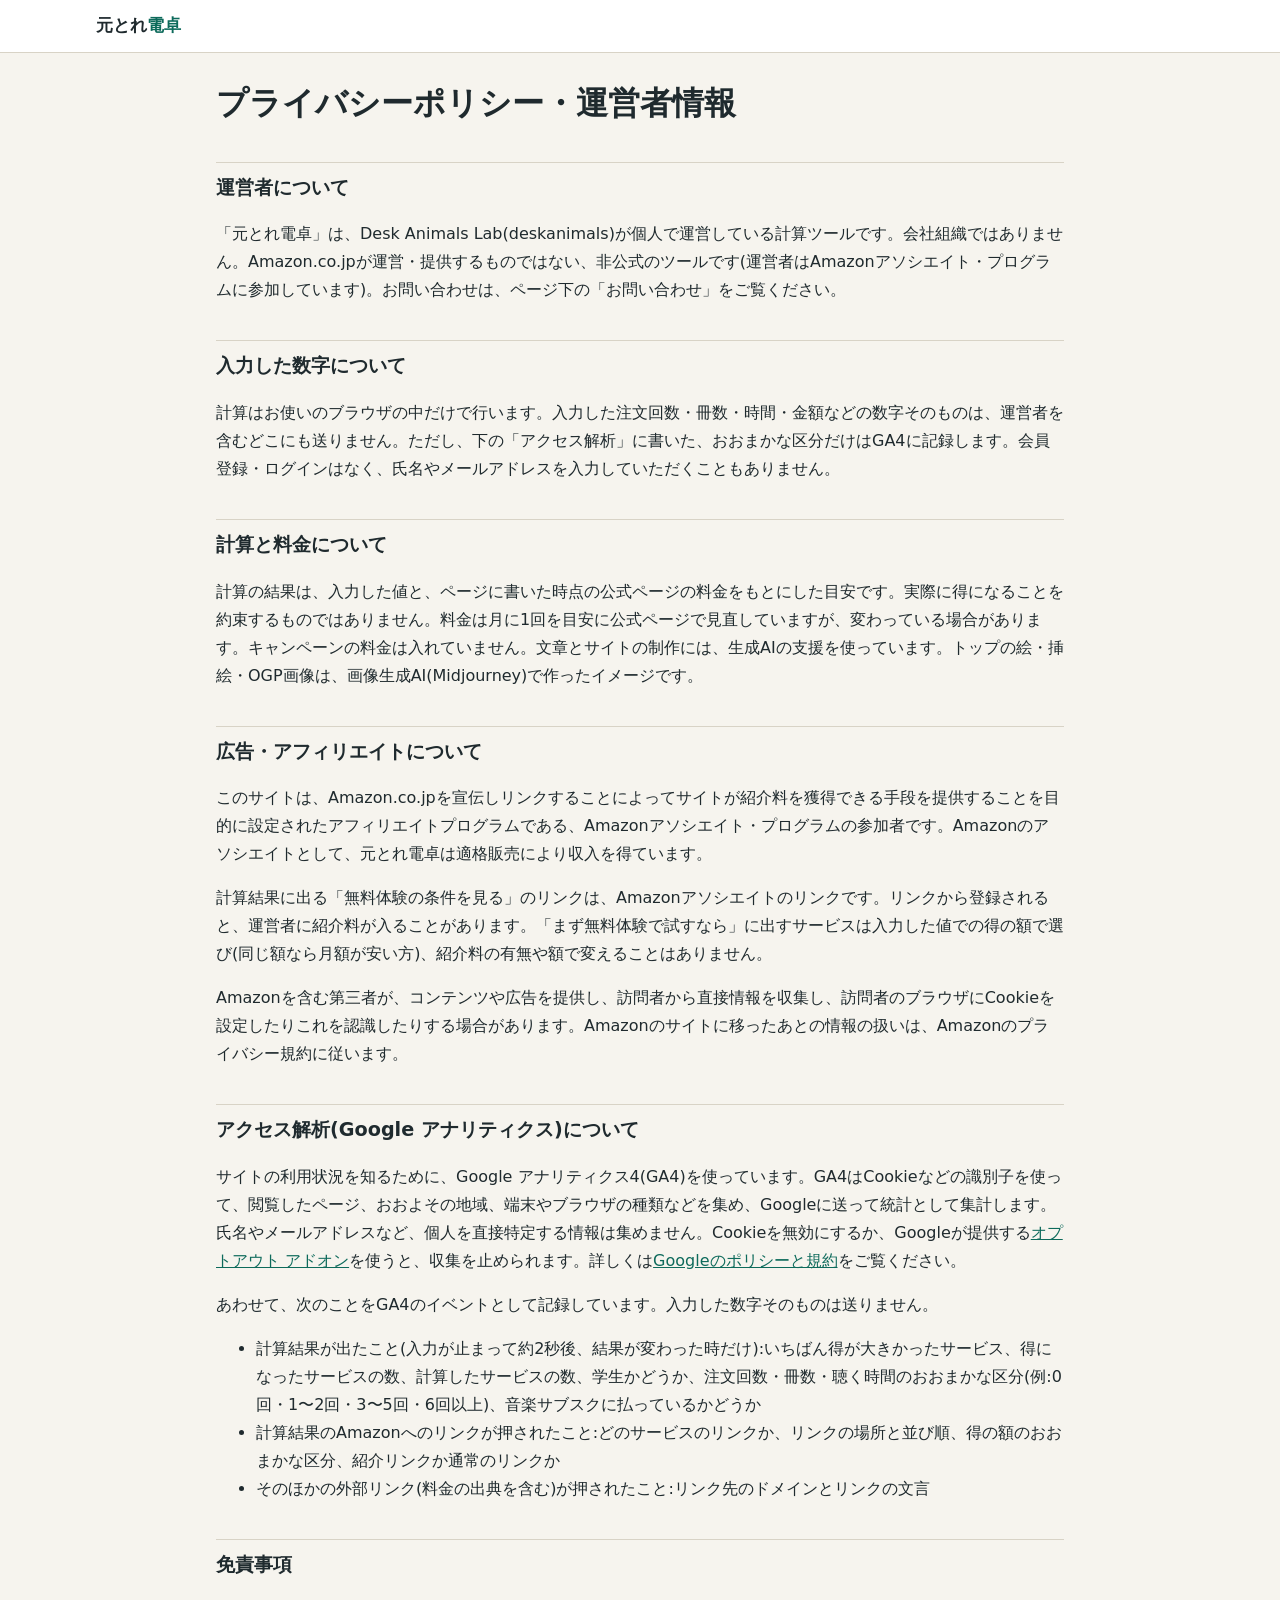
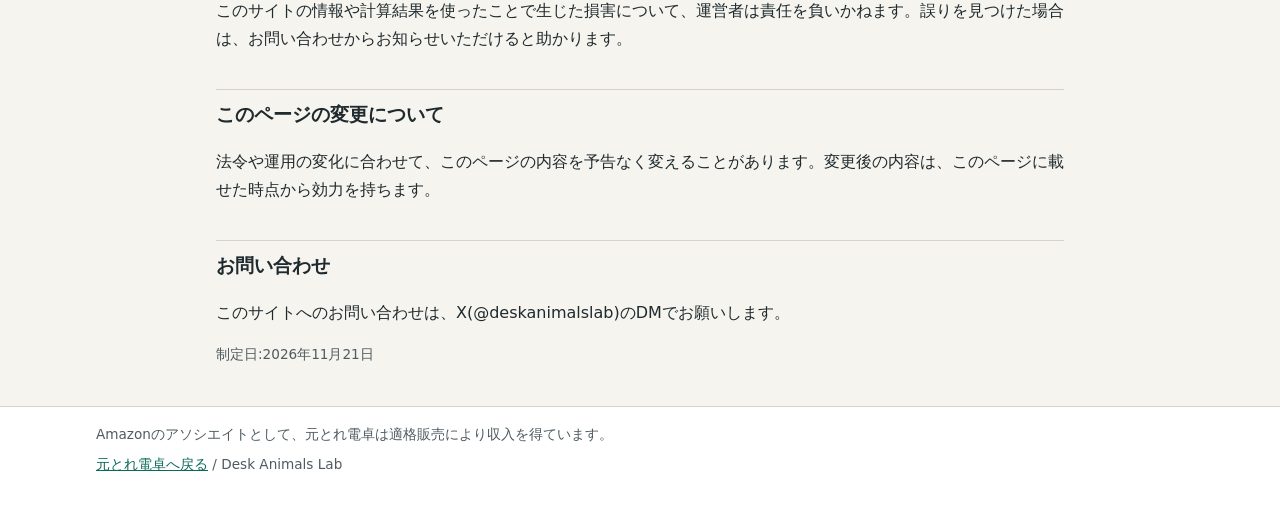
<file: privacy/index.html>
<!DOCTYPE html>
<html lang="ja">
<head>
<meta charset="UTF-8">
<meta name="viewport" content="width=device-width, initial-scale=1.0">
<title>プライバシーポリシー・運営者情報|元とれ電卓</title>
<meta name="description" content="元とれ電卓のプライバシーポリシー・運営者情報。入力した数字の扱い、Amazonアソシエイト、Google アナリティクスについて。">
<link rel="canonical" href="https://deskanimals114510-ai.github.io/mototore-dentaku/privacy/">
<meta name="robots" content="noindex, follow">
<meta name="theme-color" content="#0d6a5b">
<link rel="stylesheet" href="../style.css">
<script defer src="../analytics.js"></script>
</head>
<body>
<a class="skip-link" href="#main">本文へ移動</a>
<header class="site-header">
  <div class="wrap">
    <a class="site-name" href="../">元とれ<span>電卓</span></a>
  </div>
</header>
<main id="main">
<div class="wrap content">
  <h1>プライバシーポリシー・運営者情報</h1>

  <h2>運営者について</h2>
  <p>「元とれ電卓」は、Desk Animals Lab(deskanimals)が個人で運営している計算ツールです。会社組織ではありません。Amazon.co.jpが運営・提供するものではない、非公式のツールです(運営者はAmazonアソシエイト・プログラムに参加しています)。お問い合わせは、ページ下の「お問い合わせ」をご覧ください。</p>

  <h2>入力した数字について</h2>
  <p>計算はお使いのブラウザの中だけで行います。入力した注文回数・冊数・時間・金額などの数字そのものは、運営者を含むどこにも送りません。ただし、下の「アクセス解析」に書いた、おおまかな区分だけはGA4に記録します。会員登録・ログインはなく、氏名やメールアドレスを入力していただくこともありません。</p>

  <h2>計算と料金について</h2>
  <p>計算の結果は、入力した値と、ページに書いた時点の公式ページの料金をもとにした目安です。実際に得になることを約束するものではありません。料金は月に1回を目安に公式ページで見直していますが、変わっている場合があります。キャンペーンの料金は入れていません。文章とサイトの制作には、生成AIの支援を使っています。トップの絵・挿絵・OGP画像は、画像生成AI(Midjourney)で作ったイメージです。</p>

  <h2>広告・アフィリエイトについて</h2>
  <p>このサイトは、Amazon.co.jpを宣伝しリンクすることによってサイトが紹介料を獲得できる手段を提供することを目的に設定されたアフィリエイトプログラムである、Amazonアソシエイト・プログラムの参加者です。Amazonのアソシエイトとして、元とれ電卓は適格販売により収入を得ています。</p>
  <p>計算結果に出る「無料体験の条件を見る」のリンクは、Amazonアソシエイトのリンクです。リンクから登録されると、運営者に紹介料が入ることがあります。「まず無料体験で試すなら」に出すサービスは入力した値での得の額で選び(同じ額なら月額が安い方)、紹介料の有無や額で変えることはありません。</p>
  <p>Amazonを含む第三者が、コンテンツや広告を提供し、訪問者から直接情報を収集し、訪問者のブラウザにCookieを設定したりこれを認識したりする場合があります。Amazonのサイトに移ったあとの情報の扱いは、Amazonのプライバシー規約に従います。</p>

  <h2>アクセス解析(Google アナリティクス)について</h2>
  <p>サイトの利用状況を知るために、Google アナリティクス4(GA4)を使っています。GA4はCookieなどの識別子を使って、閲覧したページ、おおよその地域、端末やブラウザの種類などを集め、Googleに送って統計として集計します。氏名やメールアドレスなど、個人を直接特定する情報は集めません。Cookieを無効にするか、Googleが提供する<a href="https://tools.google.com/dlpage/gaoptout?hl=ja" target="_blank" rel="noopener">オプトアウト アドオン</a>を使うと、収集を止められます。詳しくは<a href="https://policies.google.com/technologies/partner-sites?hl=ja" target="_blank" rel="noopener">Googleのポリシーと規約</a>をご覧ください。</p>
  <p>あわせて、次のことをGA4のイベントとして記録しています。入力した数字そのものは送りません。</p>
  <ul>
    <li>計算結果が出たこと(入力が止まって約2秒後、結果が変わった時だけ):いちばん得が大きかったサービス、得になったサービスの数、計算したサービスの数、学生かどうか、注文回数・冊数・聴く時間のおおまかな区分(例:0回・1〜2回・3〜5回・6回以上)、音楽サブスクに払っているかどうか</li>
    <li>計算結果のAmazonへのリンクが押されたこと:どのサービスのリンクか、リンクの場所と並び順、得の額のおおまかな区分、紹介リンクか通常のリンクか</li>
    <li>そのほかの外部リンク(料金の出典を含む)が押されたこと:リンク先のドメインとリンクの文言</li>
  </ul>

  <h2>免責事項</h2>
  <p>このサイトの情報や計算結果を使ったことで生じた損害について、運営者は責任を負いかねます。誤りを見つけた場合は、お問い合わせからお知らせいただけると助かります。</p>

  <h2>このページの変更について</h2>
  <p>法令や運用の変化に合わせて、このページの内容を予告なく変えることがあります。変更後の内容は、このページに載せた時点から効力を持ちます。</p>

  <h2>お問い合わせ</h2>
  <p>このサイトへのお問い合わせは、X(@deskanimalslab)のDMでお願いします。</p>
  <p class="asof">制定日:2026年11月21日</p>
</div>
</main>
<footer class="site-footer">
  <div class="wrap">
    <p>Amazonのアソシエイトとして、元とれ電卓は適格販売により収入を得ています。</p>
    <p><a href="../">元とれ電卓へ戻る</a> / Desk Animals Lab</p>
  </div>
</footer>
</body>
</html>
</file>
<file: style.css>
:root {
  --bg: #f6f4ee;
  --surface: #ffffff;
  --ink: #1f2a2e;
  --muted: #4f5b60;
  --line: #d8d3c6;
  --accent: #0d6a5b;
  --accent-ink: #ffffff;
  --gain: #0b6b3a;
  --gain-bg: #e7f3ec;
  --loss: #9a3324;
  --loss-bg: #f8e9e5;
  --focus: #b4540a;
  --radius: 10px;
}
* { box-sizing: border-box; }
[hidden] { display: none !important; }
.note { display: block; font-size: 0.82rem; color: var(--muted); font-weight: 400; }
html { -webkit-text-size-adjust: 100%; }
body {
  margin: 0;
  background: var(--bg);
  color: var(--ink);
  font-family: system-ui, -apple-system, "Hiragino Sans", "Hiragino Kaku Gothic ProN", "Yu Gothic UI", "Meiryo", sans-serif;
  font-size: 100%;
  line-height: 1.75;
}
a { color: var(--accent); }
:focus-visible { outline: 3px solid var(--focus); outline-offset: 2px; }
.wrap { max-width: 880px; margin: 0 auto; padding: 0 16px; }
.skip-link { position: absolute; left: -999px; top: 0; background: var(--surface); padding: 8px 12px; z-index: 10; }
.skip-link:focus { left: 8px; top: 8px; }
.vh { position: absolute; width: 1px; height: 1px; overflow: hidden; clip: rect(0 0 0 0); white-space: nowrap; }

.site-header { border-bottom: 1px solid var(--line); background: var(--surface); }
.site-header .wrap { display: flex; align-items: center; justify-content: space-between; min-height: 52px; }
.site-name { font-weight: 700; text-decoration: none; color: var(--ink); font-size: 1.05rem; }
.site-name span { color: var(--accent); }

.pr-bar { background: #fff8e6; border-bottom: 1px solid #ecdcb0; font-size: 0.85rem; }
.pr-bar p { margin: 0; padding: 6px 0; }
.pr-tag { display: inline-block; font-size: 0.72rem; font-weight: 700; border: 1px solid currentColor; border-radius: 4px; padding: 0 5px; margin-right: 6px; line-height: 1.5; vertical-align: 1px; }

h1 { font-size: 1.6rem; line-height: 1.4; margin: 28px 0 8px; }
.lead { color: var(--muted); margin: 0 0 6px; }
.unofficial { font-size: 0.85rem; color: var(--muted); margin: 0 0 20px; }

.panel { background: var(--surface); border: 1px solid var(--line); border-radius: var(--radius); padding: 18px 16px; margin: 0 0 16px; }
.panel h2 { font-size: 1.1rem; margin: 0 0 4px; }
.panel .hint { font-size: 0.85rem; color: var(--muted); margin: 0 0 12px; }
fieldset { border: 0; margin: 0; padding: 0; min-width: 0; }
legend { padding: 0; }

.field { margin: 0 0 14px; }
.field > label, .field .label { display: block; font-weight: 700; margin-bottom: 4px; }
.field .note { display: block; font-size: 0.82rem; color: var(--muted); font-weight: 400; }
.input-row { display: flex; align-items: center; gap: 6px; flex-wrap: wrap; }
.input-row input[type="number"] {
  width: 7.5em; font: inherit; padding: 8px 10px; border: 1px solid #8a8f88; border-radius: 8px; background: #fff; color: var(--ink);
}
.unit { color: var(--muted); }
.quick { display: flex; gap: 6px; flex-wrap: wrap; }
.quick button {
  font: inherit; font-size: 0.85rem; min-height: 44px; min-width: 44px; padding: 4px 12px;
  border: 1px solid #8a8f88; background: var(--surface); color: var(--ink); border-radius: 22px; cursor: pointer;
}
.quick button:hover { border-color: var(--accent); }
.check { display: flex; align-items: center; gap: 8px; margin: 0 0 4px; font-weight: 400; min-height: 44px; }
.check input { width: 20px; height: 20px; margin: 0; flex: none; }
.checks { display: grid; gap: 2px 16px; grid-template-columns: 1fr; }

details.more { margin-top: 4px; }
details.more summary { cursor: pointer; font-weight: 700; padding: 10px 0; min-height: 44px; }
details.more[open] summary { margin-bottom: 8px; }
legend.label { font-weight: 700; margin-bottom: 2px; }
.fee-grid { display: grid; gap: 10px 16px; grid-template-columns: 1fr; margin-top: 10px; }
.fee-grid .field { margin: 0; }

.actions { display: flex; gap: 10px; flex-wrap: wrap; margin: 4px 0 24px; }
.btn-calc {
  font: inherit; font-weight: 700; font-size: 1.05rem; padding: 12px 28px; min-height: 48px;
  background: var(--accent); color: var(--accent-ink); border: 0; border-radius: 24px; cursor: pointer;
}
.btn-reset { font: inherit; padding: 10px 18px; min-height: 48px; background: transparent; border: 1px solid #8a8f88; border-radius: 24px; color: var(--ink); cursor: pointer; }

#result { scroll-margin-top: 12px; }
#summary { font-weight: 700; font-size: 1.05rem; margin: 0 0 12px; }
#summary:focus { outline: none; }
#top-pick { border: 2px solid var(--accent); }
#top-pick h3 { margin: 0 0 2px; font-size: 1.1rem; }
.top-net { font-size: 1.4rem; font-weight: 700; color: var(--gain); margin: 0 0 10px; }
.btn-trial {
  display: inline-block; text-decoration: none; font-weight: 700; padding: 10px 18px; min-height: 44px;
  background: var(--accent); color: var(--accent-ink); border-radius: 22px;
}
.btn-trial .pr-tag { border-color: var(--accent-ink); }
.trial-note { font-size: 0.82rem; color: var(--muted); margin: 10px 0 0; }

#cards { list-style: none; margin: 0 0 12px; padding: 0; display: grid; gap: 10px; grid-template-columns: 1fr; }
.card { background: var(--surface); border: 1px solid var(--line); border-left-width: 6px; border-radius: var(--radius); padding: 12px 14px; }
.card.is-gain { border-left-color: var(--gain); }
.card.is-loss { border-left-color: var(--loss); }
.card.is-even { border-left-color: var(--line); }
.card-head { display: flex; justify-content: space-between; align-items: baseline; gap: 8px; flex-wrap: wrap; }
.card h4 { margin: 0; font-size: 1rem; }
.card-net { margin: 0; font-weight: 700; font-size: 1.1rem; }
.is-gain .card-net { color: var(--gain); }
.is-loss .card-net { color: var(--loss); }
.mark { font-size: 0.8em; margin-right: 4px; }
.small { font-size: 0.86rem; color: var(--muted); margin: 6px 0 0; }
.small.even { color: var(--ink); }
.link-trial { display: inline-block; margin-top: 8px; font-weight: 700; padding: 6px 0; min-height: 44px; }
.quick-answers { background: var(--surface); border: 1px solid var(--line); border-radius: var(--radius); padding: 14px 16px; margin: 0 0 20px; }
.quick-answers h2 { font-size: 1rem; margin: 0 0 6px; }
.quick-answers ul { margin: 0; padding-left: 1.2em; font-size: 0.92rem; }
.quick-answers li { margin-bottom: 4px; }
#adjusted { margin: 0 0 12px; }
.premise { font-size: 0.85rem; color: var(--muted); }
.premise li { margin-bottom: 4px; }

.content h2 { font-size: 1.2rem; margin: 36px 0 8px; padding-top: 8px; border-top: 1px solid var(--line); }
.content h3 { font-size: 1.02rem; margin: 20px 0 6px; }
.content table { border-collapse: collapse; width: 100%; font-size: 0.92rem; background: var(--surface); }
.content th, .content td { border: 1px solid var(--line); padding: 6px 8px; text-align: left; vertical-align: top; }
.content th { background: #efece3; }
.table-scroll { overflow-x: auto; }
.asof { font-size: 0.85rem; color: var(--muted); }

.site-footer { margin-top: 40px; border-top: 1px solid var(--line); background: var(--surface); font-size: 0.85rem; color: var(--muted); }
.site-footer .wrap { padding-top: 16px; padding-bottom: 28px; }
.site-footer p { margin: 0 0 6px; }

@media (min-width: 720px) {
  h1 { font-size: 2rem; }
  .checks { grid-template-columns: 1fr 1fr; }
  .fee-grid { grid-template-columns: 1fr 1fr; }
  #cards { grid-template-columns: 1fr 1fr; }
}
@media (prefers-reduced-motion: reduce) { html { scroll-behavior: auto; } }

.field > label.check { display: flex; font-weight: 400; margin-bottom: 0; }

/* 絵(MJ) */
.hero-art { margin: 0 0 20px; }
.hero-art img { display: block; width: 100%; height: auto; aspect-ratio: 1200 / 672; object-fit: cover; border-radius: var(--radius); }
.spot { float: right; width: 38%; max-width: 240px; margin: 0 0 8px 14px; }
.spot img { display: block; width: 100%; height: auto; aspect-ratio: 4 / 3; object-fit: cover; border-radius: var(--radius); }
.content h2 { clear: both; }
.panel-head { display: flex; align-items: center; gap: 10px; margin: 0 0 4px; }
.panel-head img { width: 56px; height: 42px; object-fit: cover; border-radius: 8px; flex: none; }
.panel-head h2 { margin: 0; }

/* 本文の棒グラフ */
.chart { margin: 14px 0 18px; padding: 14px 14px 10px; background: var(--surface); border: 1px solid var(--line); border-radius: var(--radius); }
.chart-title { font-weight: 700; margin: 0 0 6px; }
.clegend { list-style: none; margin: 0 0 8px; padding: 0; display: flex; flex-wrap: wrap; gap: 4px 16px; font-size: 0.85rem; color: var(--muted); }
.clegend li { display: flex; align-items: center; gap: 6px; }
.swatch { width: 12px; height: 12px; border-radius: 3px; display: inline-block; }
.carea { position: relative; height: 170px; border-bottom: 1px solid #c9c4b6; margin-top: 18px; }
.ccols { position: absolute; inset: 0; display: flex; justify-content: space-around; align-items: flex-end; }
.cgroup { display: flex; align-items: flex-end; gap: 2px; height: 100%; }
.cbar-col { display: flex; flex-direction: column; justify-content: flex-end; align-items: center; height: 100%; width: 24px; }
.cbar { width: 100%; border-radius: 4px 4px 0 0; }
.cbar-val { font-size: 0.72rem; color: var(--muted); white-space: nowrap; margin-bottom: 2px; }
.s-a { background: #00806a; }
.s-b { background: #1a7fb0; }
.s-c { background: #d0553a; }
.cline { position: absolute; left: 0; right: 0; border-top: 2px dashed var(--ink); z-index: 1; }
.cline-label { position: absolute; right: 0; top: -1.45em; font-size: 0.75rem; color: var(--ink); background: var(--surface); padding: 0 4px; }
.cxlabels { display: flex; justify-content: space-around; font-size: 0.8rem; color: var(--muted); margin-top: 4px; text-align: center; }
.cunit { font-size: 0.78rem; color: var(--muted); text-align: center; margin: 2px 0 0; }
.chart figcaption { font-size: 0.85rem; color: var(--muted); margin-top: 8px; }

/* 結果の得損の棒 */
#result-chart { background: var(--surface); border: 1px solid var(--line); border-radius: var(--radius); padding: 12px 14px; margin: 0 0 12px; }
.rc-row { display: grid; grid-template-columns: 7.5em 1fr 7.5em; align-items: center; gap: 8px; min-height: 30px; font-size: 0.88rem; }
.rc-name { overflow-wrap: anywhere; }
.rc-track { position: relative; height: 14px; }
.rc-track::before { content: ""; position: absolute; left: var(--zero, 50%); top: -6px; bottom: -6px; border-left: 1px solid #8a8f88; }
.rc-bar { position: absolute; top: 0; height: 100%; }
.rc-bar.is-gain { left: var(--zero, 50%); background: #00806a; border-radius: 0 4px 4px 0; }
.rc-bar.is-loss { right: calc(100% - var(--zero, 50%)); background: #d0553a; border-radius: 4px 0 0 4px; }
.rc-val { font-weight: 700; text-align: right; white-space: nowrap; }
@media (max-width: 420px) {
  .spot { float: none; width: 100%; max-width: none; margin: 0 0 10px; }
  .rc-row { grid-template-columns: 6em 1fr 6.8em; font-size: 0.8rem; }
}
.intro { display: grid; gap: 4px 28px; grid-template-columns: 1fr; align-items: center; margin-bottom: 20px; }
.intro .hero-art { margin: 8px 0 0; }
@media (min-width: 720px) {
  .intro { grid-template-columns: 1.05fr 1fr; }
  .intro .hero-art { margin: 28px 0 0; }
}
.has-lines .carea, .has-lines .cxlabels, .has-lines .cunit { margin-right: 7.2em; }
.cline-label { left: 100%; right: auto; top: -0.75em; margin-left: 6px; width: 7em; white-space: normal; line-height: 1.25; padding: 0; background: none; }
#top-pick::after { content: ""; display: block; clear: both; }
.top-art { float: right; width: 34%; max-width: 200px; height: auto; aspect-ratio: 4 / 3; object-fit: cover; border-radius: 8px; margin: 0 0 8px 12px; }
@media (max-width: 420px) { .top-art { width: 40%; } }
.cline-label { white-space: nowrap; top: -1.35em; }
.cline + .cline .cline-label { top: 0.2em; }
.cbar-val { position: relative; z-index: 2; background: var(--surface); padding: 0 2px; border-radius: 3px; }
@media (max-width: 420px) {
  .spot { float: right; width: 42%; margin: 4px 0 6px 12px; }
}

/* 5名レビュー後の調整(2026-11-21) */
.chart { max-width: 600px; }
.cbar-col { width: clamp(24px, 8vw, 48px); }
.cbar-val { font-size: 0.8rem; }
.rc-head { display: flex; justify-content: space-between; font-size: 0.8rem; color: var(--muted); margin: 0 0 6px; }
.rc-row { grid-template-columns: minmax(5.5em, auto) minmax(4em, 1fr) auto; }
@media (max-width: 719px) {
  .intro .hero-art img { aspect-ratio: 16 / 6; max-height: 140px; }
  .spot { float: none; width: 100%; max-width: none; margin: 0 0 10px; }
  .spot img { aspect-ratio: 16 / 7; max-height: 160px; }
}

/* 直感的なUI(2026-11-21): 選ぶ→答える→すぐ結果 */
.step-no { display: inline-flex; align-items: center; justify-content: center; width: 1.7em; height: 1.7em; margin-right: 8px; border-radius: 50%; background: var(--accent); color: var(--accent-ink); font-size: 0.85em; font-weight: 700; vertical-align: 0.1em; }
.step-panel h2, #result-h { font-size: 1.15rem; }
#result-h { margin: 8px 0 10px; }
.tiles { display: grid; grid-template-columns: repeat(2, 1fr); gap: 10px; margin: 6px 0 14px; }
.tile { position: relative; display: flex; flex-direction: column; align-items: center; gap: 2px; padding: 8px 8px 10px; border: 2px solid var(--line); border-radius: 14px; background: var(--surface); cursor: pointer; text-align: center; transition: border-color .15s, box-shadow .15s, transform .15s; }
.tile input { position: absolute; opacity: 0; width: 1px; height: 1px; }
.tile img { width: 100%; height: auto; aspect-ratio: 4 / 3; object-fit: cover; border-radius: 10px; opacity: .78; transition: opacity .15s; }
.tile-name { font-weight: 700; font-size: 1.05rem; margin-top: 4px; }
.tile-sub { font-size: 0.8rem; color: var(--muted); }
.tile::after { content: ""; position: absolute; top: 12px; right: 12px; width: 26px; height: 26px; border-radius: 50%; border: 2px solid #8a8f88; background: var(--surface); }
.tile.is-on { border-color: var(--accent); box-shadow: 0 0 0 2px var(--accent) inset; }
.tile.is-on img { opacity: 1; }
.tile.is-on::after { content: "✓"; color: var(--accent-ink); background: var(--accent); border-color: var(--accent); display: flex; align-items: center; justify-content: center; font-weight: 700; font-size: 15px; }
.tile:has(input:focus-visible) { outline: 3px solid var(--focus); outline-offset: 2px; }
.tile:hover { border-color: var(--accent); }
@media (prefers-reduced-motion: no-preference) { .tile:active { transform: scale(.98); } }

.chip { display: inline-flex; align-items: center; gap: 8px; min-height: 44px; padding: 6px 14px; margin: 4px 6px 4px 0; border: 1px solid #8a8f88; border-radius: 22px; background: var(--surface); cursor: pointer; font-size: 0.9rem; font-weight: 400; }
.chip input { width: 18px; height: 18px; margin: 0; flex: none; accent-color: var(--accent); }
.chip:has(input:checked) { background: #e3f1ed; border-color: var(--accent); }
.status-chips { margin-top: 12px; padding-top: 10px; border-top: 1px dashed var(--line); }
.status-chips .chip { font-size: 0.85rem; }

.step-guide { color: var(--muted); margin: 0 0 16px; padding: 14px 16px; border: 2px dashed var(--line); border-radius: var(--radius); }
.q-panel h2 { display: flex; align-items: center; gap: 10px; }
.q-icon { width: 48px; height: 36px; object-fit: cover; border-radius: 8px; flex: none; }
@media (prefers-reduced-motion: no-preference) { .q-panel { animation: q-in .2s ease-out; } @keyframes q-in { from { opacity: 0; transform: translateY(6px); } to { opacity: 1; transform: none; } } }

.stepper { display: flex; align-items: center; gap: 6px; }
.stepper input[type="number"] { width: 5.5em; text-align: center; font: inherit; font-size: 1.15rem; font-weight: 700; padding: 8px 6px; border: 1px solid #8a8f88; border-radius: 10px; background: #fff; color: var(--ink); -moz-appearance: textfield; }
.stepper input::-webkit-outer-spin-button, .stepper input::-webkit-inner-spin-button { -webkit-appearance: none; margin: 0; }
.step { min-width: 48px; height: 48px; padding: 0 8px; border: 1px solid #8a8f88; border-radius: 12px; background: var(--surface); color: var(--ink); font: inherit; font-size: 1.2rem; font-weight: 700; cursor: pointer; }
.step:hover { border-color: var(--accent); background: #e3f1ed; }

.sticky-result { position: fixed; left: 0; right: 0; bottom: 0; z-index: 20; padding: 8px 12px calc(8px + env(safe-area-inset-bottom)); background: rgba(246,244,238,.96); border-top: 1px solid var(--line); }
.sticky-result a { display: flex; justify-content: space-between; align-items: center; gap: 10px; max-width: 880px; margin: 0 auto; min-height: 48px; padding: 8px 16px; border-radius: 24px; background: var(--accent); color: var(--accent-ink); text-decoration: none; font-weight: 700; }
.sticky-go { flex: none; font-size: 0.9rem; }
@media (min-width: 1000px) { .sticky-result { display: none; } }
body { padding-bottom: 72px; }
@media (max-width: 999px) { html { scroll-padding-bottom: 96px; } }
@media (min-width: 1000px) { body { padding-bottom: 0; } }
@media (min-width: 720px) { .tiles { grid-template-columns: repeat(4, 1fr); } }
@media (min-width: 1000px) {
  .wrap { max-width: 1120px; }
  .calc-layout { display: grid; grid-template-columns: minmax(0, 1fr) 400px; gap: 24px; align-items: start; }
  .calc-layout #result { position: sticky; top: 12px; }
  #go-result { display: none; }
  .calc-layout .top-art { width: 30%; }
  .content, .quick-answers, .intro { max-width: 880px; }
}

/* 5名レビュー後(UI) */
.tile { border-color: #8a8f88; }
#summary:focus-visible, #summary:focus { outline: 2px dashed var(--focus); outline-offset: 4px; }
.step-guide.is-active { border-style: solid; border-color: var(--accent); color: var(--ink); background: #eef6f3; font-weight: 700; }
.to-detail { margin: 4px 0 12px; }
.to-detail a { font-weight: 700; }
#result-detail { margin-top: 8px; }
#result-detail h2 { font-size: 1.1rem; }
@media (max-width: 719px) {
  .intro .hero-art { display: none; }
  .tile img { aspect-ratio: 16 / 9; }
  .tiles { gap: 8px; }
  .tile { padding: 6px 6px 8px; }
  .tile::after { top: 10px; right: 10px; width: 24px; height: 24px; }
}

/* 集客・導線(2026-11-21) */
.h1-sub { display: block; font-size: 0.68em; color: var(--muted); margin-top: 4px; }
.calc-back { margin: 10px 0 4px; clear: both; }
.btn-back { font: inherit; font-weight: 700; min-height: 44px; padding: 8px 16px; border: 2px solid var(--accent); border-radius: 22px; background: var(--surface); color: var(--accent); cursor: pointer; }
.btn-back:hover { background: #e3f1ed; }
.calc-back a { font-weight: 700; }
.also-calc { margin: 6px 0 12px; font-size: 0.9rem; }
.also-calc .btn-back { margin: 4px 6px 0 0; padding: 6px 14px; }
@media (min-width: 1000px) {
  .calc-layout #result { max-height: calc(100vh - 24px); overflow: auto; }
}
</file>
